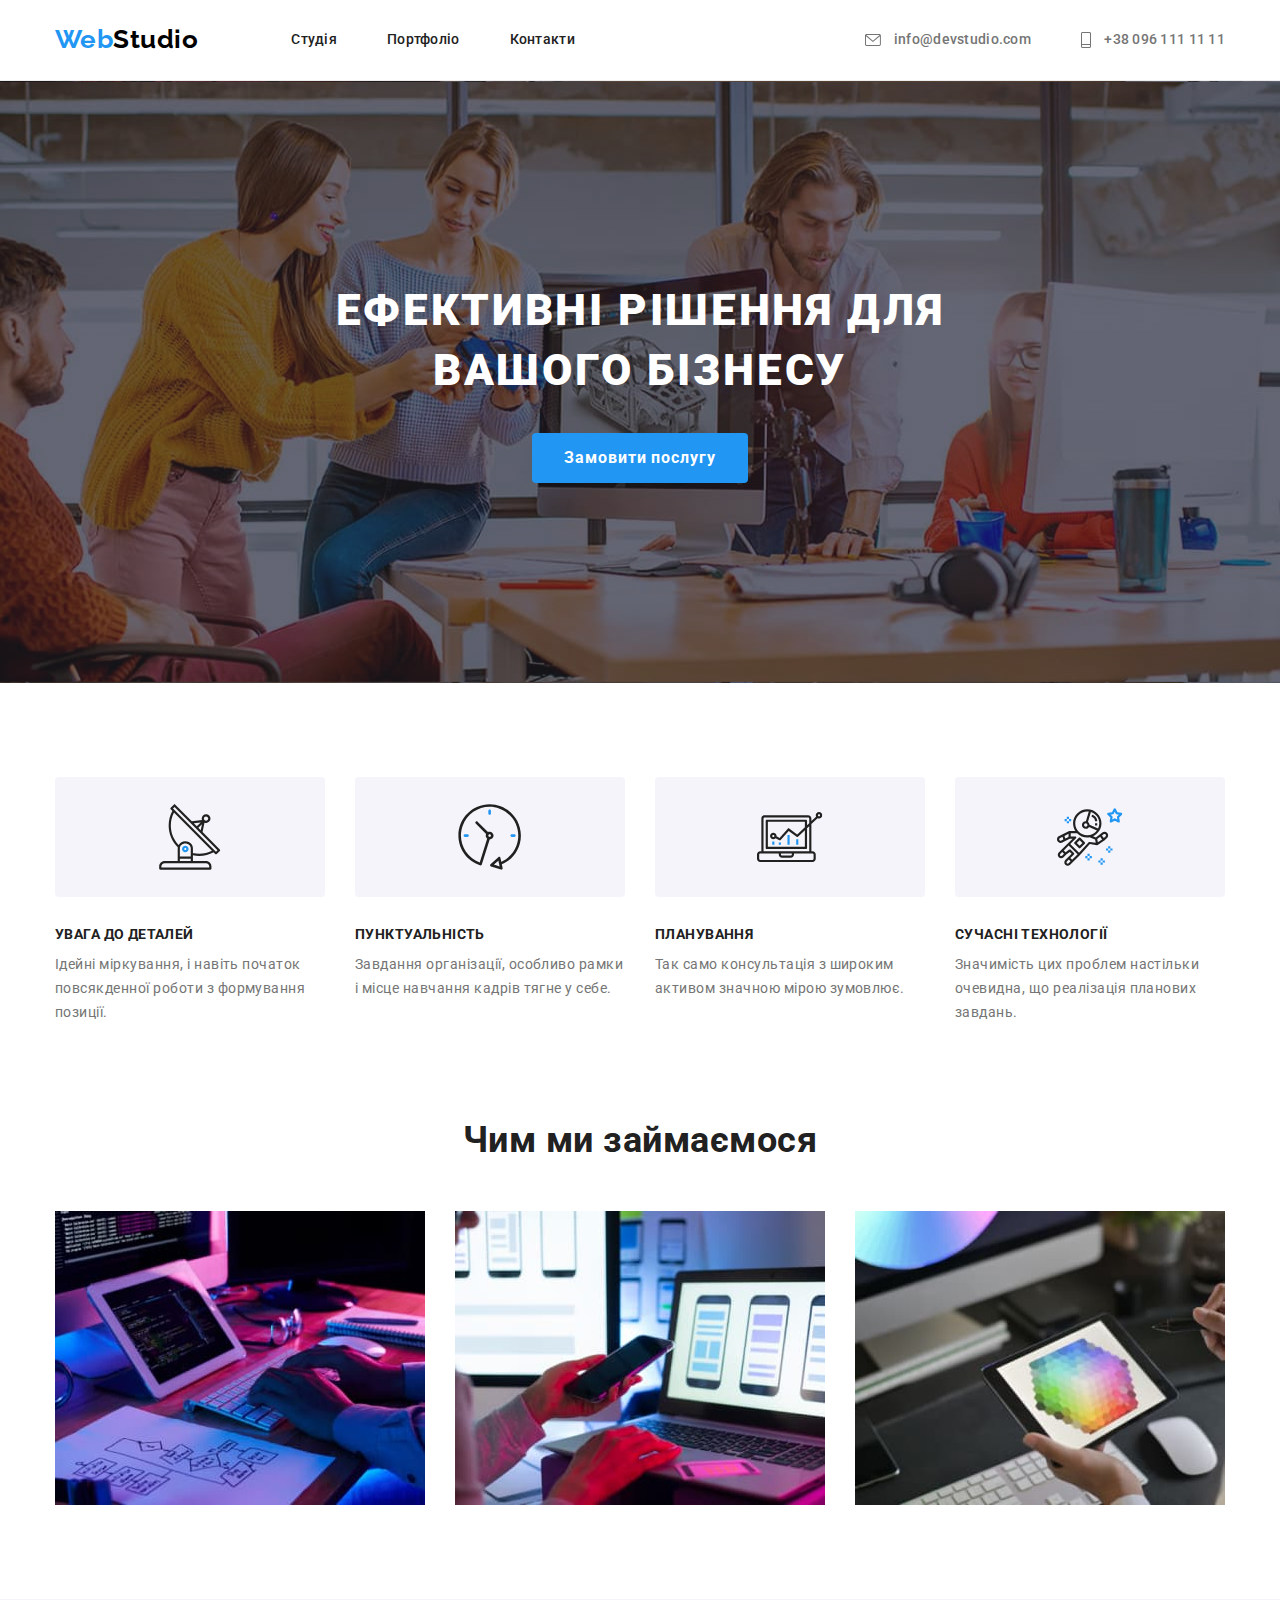
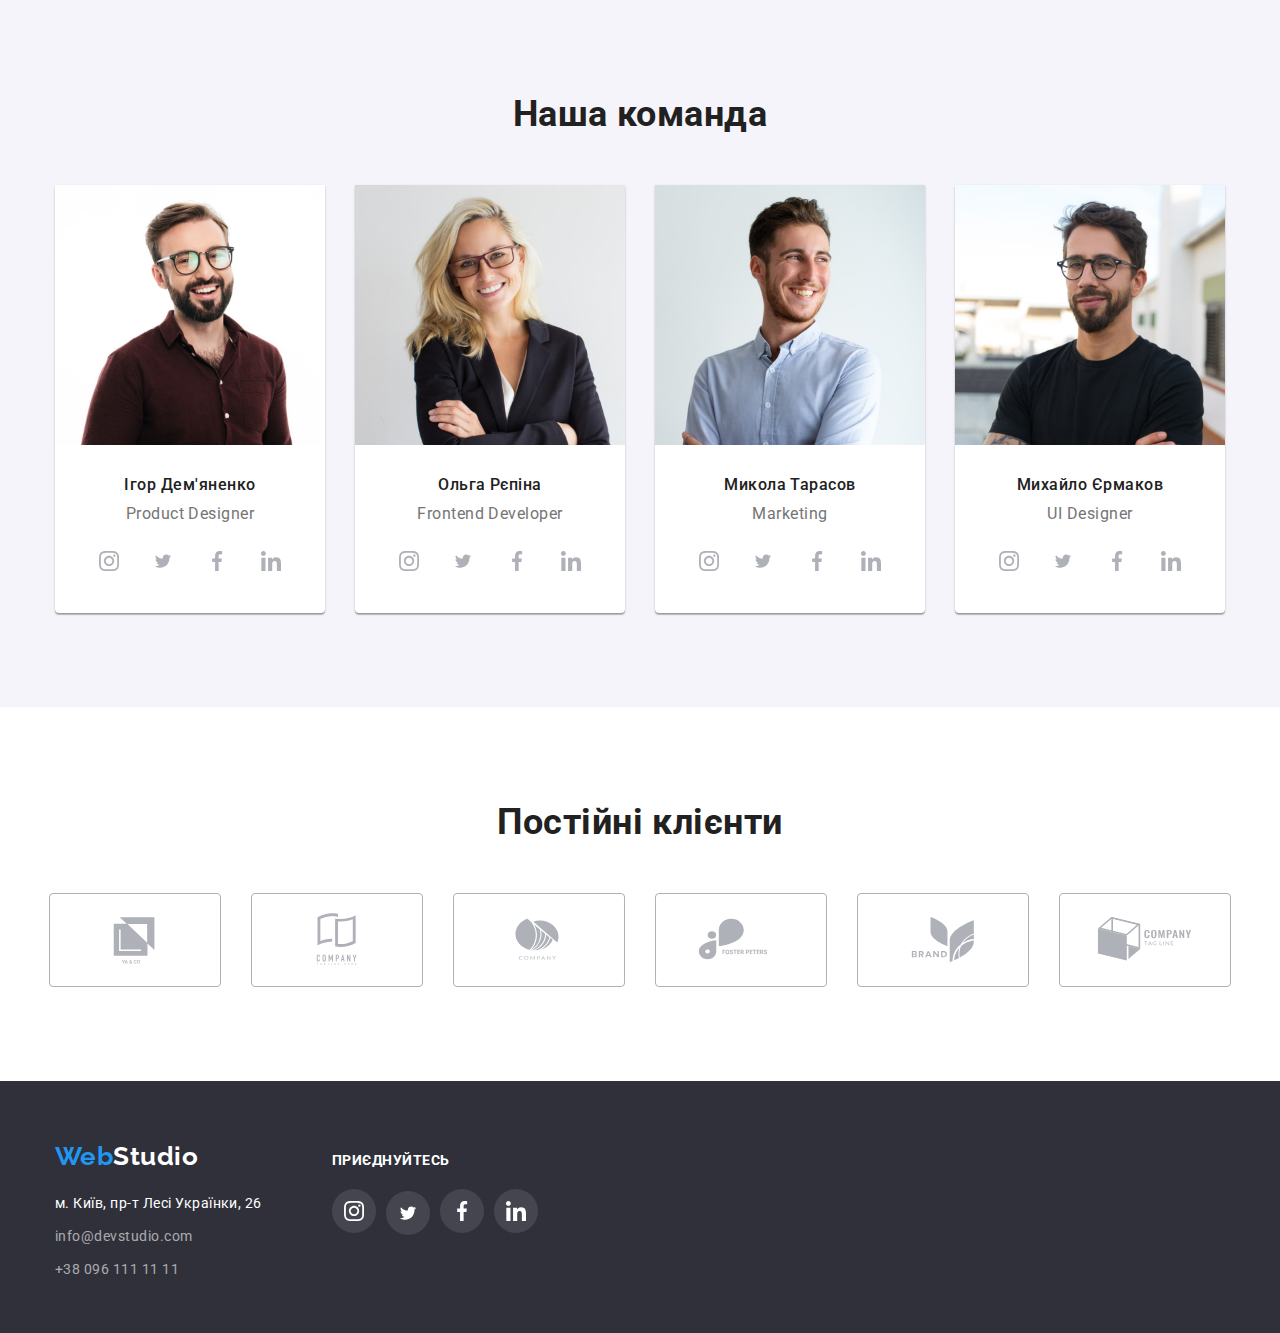
<file: index.html>
<!DOCTYPE html>
<html lang="uk">
  <head>
    <meta charset="UTF-8" />
    <meta http-equiv="X-UA-Compatible" content="IE=edge" />
    <meta name="viewport" content="width=device-width, initial-scale=1.0" />
    <title>Бізнес рішення</title>
    <link rel="preconnect" href="https://fonts.googleapis.com" />
    <link rel="preconnect" href="https://fonts.gstatic.com" crossorigin />
    <link
      href="https://fonts.googleapis.com/css2?family=Raleway:wght@700&family=Roboto:wght@400;500;700;900&display=swap"
      rel="stylesheet"
    />
    <link
      rel="stylesheet"
      href="https://cdnjs.cloudflare.com/ajax/libs/modern-normalize/1.1.0/modern-normalize.min.css"
    />
    <link rel="stylesheet" href="./css/styles.css" />
  </head>
  <body>
    <header class="header">
      <div class="container-menu">
        <nav class="nav">
          <a href="./index.html" class="logo"><span>Web</span>Studio</a>
          <ul class="site-nav list">
            <li class="item">
              <a href="./index.html" class="link-menu">Студія</a>
            </li>
            <li class="item">
              <a href="./portfolio.html" class="link-menu">Портфоліо</a>
            </li>
            <li class="item">
              <a href="#" class="link-menu">Контакти</a>
            </li>
          </ul>
        </nav>
        <ul class="site-contakt list">
          <li class="item">
            <a href="mailto:info@devstudio.com" class="link-icon">
              <svg class="link-icons" width="16" height="12">
                <use href="./images/symbol-defs.svg#icon-envelope"></use>
              </svg>
              info@devstudio.com</a
            >
          </li>
          <li class="item">
            <a href="tel:+380961111111" class="link-icon">
              <svg class="link-icons" width="10" height="16">
                <use href="./images/symbol-defs.svg#icon-telephon"></use>
              </svg>
              +38 096 111 11 11</a
            >
          </li>
        </ul>
      </div>
    </header>
    <main>
      <section class="hero">
        <div class="container-hero">
          <h1 class="hero-title">
            Ефективні рішення для <br />
            вашого бізнесу
          </h1>
          <button class="button" type="button">Замовити послугу</button>
        </div>
      </section>
      <section class="section-features">
        <div class="container-features">
          <h2 class="visually-hidden">Наші переваги</h2>
          <ul class="list">
            <li class="list-item antenna">
              <div class="box-item">
                <svg class="item-icons">
                  <use href="./images/symbol-defs.svg#icon-antenna"></use>
                </svg>
              </div>
              <h3 class="features-title">УВАГА ДО ДЕТАЛЕЙ</h3>
              <p class="features-text">
                Ідейні міркування, і навіть початок повсякденної роботи з
                формування позиції.
              </p>
            </li>
            <li class="list-item clock">
              <div class="box-item">
                <svg class="item-icons">
                  <use href="./images/symbol-defs.svg#icon-clock"></use>
                </svg>
              </div>
              <h3 class="features-title">ПУНКТУАЛЬНІСТЬ</h3>
              <p class="features-text">
                Завдання організації, особливо рамки і місце навчання кадрів
                тягне у себе.
              </p>
            </li>
            <li class="list-item diagram">
              <div class="box-item">
                <svg class="item-icons">
                  <use href="./images/symbol-defs.svg#icon-diagram"></use>
                </svg>
              </div>
              <h3 class="features-title">ПЛАНУВАННЯ</h3>
              <p class="features-text">
                Так само консультація з широким активом значною мірою зумовлює.
              </p>
            </li>
            <li class="list-item astronaut">
              <div class="box-item">
                <svg class="item-icons">
                  <use href="./images/symbol-defs.svg#icon-astronaut"></use>
                </svg>
              </div>
              <h3 class="features-title">СУЧАСНІ ТЕХНОЛОГІЇ</h3>
              <p class="features-text">
                Значимість цих проблем настільки очевидна, що реалізація
                планових завдань.
              </p>
            </li>
          </ul>
        </div>
      </section>
      <section class="work">
        <div class="container-work">
          <h2 class="section-title">Чим ми займаємося</h2>
          <ul class="list">
            <li class="item">
              <img
                src="./images/computer.jpg"
                alt="Компютер"
                width="370"
                height="294"
              />
            </li>
            <li class="item">
              <img
                src="./images/notebook.jpg"
                alt="Ноутбук"
                width="370"
                height="294"
              />
            </li>
            <li class="item">
              <img
                src="./images/tablet.jpg"
                alt="Планшет"
                width="370"
                height="294"
              />
            </li>
          </ul>
        </div>
      </section>
      <section class="section-team">
        <div class="container-team">
          <h2 class="section-title">Наша команда</h2>
          <ul class="list">
            <li class="item-card">
              <img
                class="card"
                src="./images/card1.jpg"
                alt="Хлопець з бородою в окулярах"
                width="270"
                height="260"
              />
              <div class="team-content">
                <h3 class="team-title">Ігор Дем'яненко</h3>
                <p class="team-text">Product Designer</p>
                <div class="social">
                  <a href="" class="social-link">
                    <svg class="team-icons" width="20" height="20">
                      <use href="./images/symbol-defs.svg#icon-instagram"></use>
                    </svg>
                  </a>
                  <a href="" class="social-link">
                    <svg class="team-icons" width="20" height="16.25">
                      <use href="./images/symbol-defs.svg#icon-twitter"></use>
                    </svg>
                  </a>
                  <a href="" class="social-link">
                    <svg class="team-icons" width="20" height="20">
                      <use href="./images/symbol-defs.svg#icon-facebook"></use>
                    </svg>
                  </a>
                  <a href="" class="social-link">
                    <svg class="team-icons" width="20" height="20">
                      <use href="./images/symbol-defs.svg#icon-linkedin"></use>
                    </svg>
                  </a>
                </div>
              </div>
            </li>
            <li class="item-card">
              <img
                class="card"
                src="./images/card2.jpg"
                alt="Блондинка в окулярах"
                width="270"
                height="260"
              />
              <div class="team-content">
                <h3 class="team-title">Ольга Рєпіна</h3>
                <p class="team-text">Frontend Developer</p>
                <div class="social">
                  <a href="" class="social-link">
                    <svg class="team-icons" width="20" height="20">
                      <use href="./images/symbol-defs.svg#icon-instagram"></use>
                    </svg>
                  </a>
                  <a href="" class="social-link">
                    <svg class="team-icons" width="20" height="16.25">
                      <use href="./images/symbol-defs.svg#icon-twitter"></use>
                    </svg>
                  </a>
                  <a href="" class="social-link">
                    <svg class="team-icons" width="20" height="20">
                      <use href="./images/symbol-defs.svg#icon-facebook"></use>
                    </svg>
                  </a>
                  <a href="" class="social-link">
                    <svg class="team-icons" width="20" height="20">
                      <use href="./images/symbol-defs.svg#icon-linkedin"></use>
                    </svg>
                  </a>
                </div>
              </div>
            </li>
            <li class="item-card">
              <img
                class="card"
                src="./images/card3.jpg"
                alt="Молодий хлопець"
                width="270"
                height="260"
              />
              <div class="team-content">
                <h3 class="team-title">Микола Тарасов</h3>
                <p class="team-text">Marketing</p>
                <div class="social">
                  <a href="" class="social-link">
                    <svg class="team-icons" width="20" height="20">
                      <use href="./images/symbol-defs.svg#icon-instagram"></use>
                    </svg>
                  </a>
                  <a href="" class="social-link">
                    <svg class="team-icons" width="20" height="16.25">
                      <use href="./images/symbol-defs.svg#icon-twitter"></use>
                    </svg>
                  </a>
                  <a href="" class="social-link">
                    <svg class="team-icons" width="20" height="20">
                      <use href="./images/symbol-defs.svg#icon-facebook"></use>
                    </svg>
                  </a>
                  <a href="" class="social-link">
                    <svg class="team-icons" width="20" height="20">
                      <use href="./images/symbol-defs.svg#icon-linkedin"></use>
                    </svg>
                  </a>
                </div>
              </div>
            </li>
            <li class="item-card">
              <img
                class="card"
                src="./images/card4.jpg"
                alt="Чоловік в окулярах"
                width="270"
                height="260"
              />
              <div class="team-content">
                <h3 class="team-title">Михайло Єрмаков</h3>
                <p class="team-text">UI Designer</p>
                <div class="social">
                  <a href="" class="social-link">
                    <svg class="team-icons" width="20" height="20">
                      <use href="./images/symbol-defs.svg#icon-instagram"></use>
                    </svg>
                  </a>
                  <a href="" class="social-link">
                    <svg class="team-icons" width="20" height="16.25">
                      <use href="./images/symbol-defs.svg#icon-twitter"></use>
                    </svg>
                  </a>
                  <a href="" class="social-link">
                    <svg class="team-icons" width="20" height="20">
                      <use href="./images/symbol-defs.svg#icon-facebook"></use>
                    </svg>
                  </a>
                  <a href="" class="social-link">
                    <svg class="team-icons" width="20" height="20">
                      <use href="./images/symbol-defs.svg#icon-linkedin"></use>
                    </svg>
                  </a>
                </div>
              </div>
            </li>
          </ul>
        </div>
      </section>
      <section class="clients">
        <div class="container-clients">
          <h2 class="clients-title">Постійні клієнти</h2>
          <ul class="customers list">
            <li class="customers-item">
              <a href="" class="logo-clients">
                <svg class="regular-customers" width="106" height="60">
                  <use href="./images/symbol-defs.svg#icon-Logo1"></use>
                </svg>
              </a>
            </li>
            <li class="customers-item">
              <a href="" class="logo-clients">
                <svg class="regular customers" width="106" height="60">
                  <use href="./images/symbol-defs.svg#icon-Logo2"></use>
                </svg>
              </a>
            </li>
            <li class="customers-item">
              <a href="" class="logo-clients">
                <svg class="regular customers" width="106" height="60">
                  <use href="./images/symbol-defs.svg#icon-Logo3"></use>
                </svg>
              </a>
            </li>
            <li class="customers-item">
              <a href="" class="logo-clients">
                <svg class="regular customers" width="106" height="60">
                  <use href="./images/symbol-defs.svg#icon-Logo4"></use>
                </svg>
              </a>
            </li>
            <li class="customers-item">
              <a href="" class="logo-clients">
                <svg class="regular customers" width="106" height="60">
                  <use href="./images/symbol-defs.svg#icon-Logo5"></use>
                </svg>
              </a>
            </li>
            <li class="customers-item">
              <a href="" class="logo-clients">
                <svg class="regular customers" width="106" height="60">
                  <use href="./images/symbol-defs.svg#icon-Logo6"></use>
                </svg>
              </a>
            </li>
          </ul>
        </div>
      </section>
    </main>
    <footer class="footer">
      <div class="container-contacts">
        <div class="wrap">
          <a href="" class="logo-footer"><span>Web</span>Studio</a>
          <address>
            <ul class="contakt list">
              <li class="item">
                <a
                  href="https://goo.gl/maps/CPtrU1FHBa2aNyZL9"
                  target="_blank"
                  rel="noopener noreferrer nofollow"
                  class="item-link"
                  >м. Київ, пр-т Лесі Українки, 26</a
                >
              </li>
              <li class="item">
                <a href="mailto:info@devstudio.com" class="contakt-link"
                  >info@devstudio.com</a
                >
              </li>
              <li class="item">
                <a href="tel:+380961111111" class="contakt-link"
                  >+38 096 111 11 11</a
                >
              </li>
            </ul>
          </address>
        </div>
        <div class="social-networks">
          <h2 class="networks-title">ПРИЄДНУЙТЕСЬ</h2>
          <ul class="footer-social list">
            <li class="social-item">
              <a href="" class="footer-link">
                <svg class="team-icons" width="20" height="20">
                  <use href="./images/symbol-defs.svg#icon-instagram"></use>
                </svg>
              </a>
            </li>
            <li class="social-item">
              <a href="" class="footer-link">
                <svg class="team-icons" width="20" height="16.25">
                  <use href="./images/symbol-defs.svg#icon-twitter"></use>
                </svg>
              </a>
            </li>
            <li class="social-item">
              <a href="" class="footer-link">
                <svg class="team-icons" width="20" height="20">
                  <use href="./images/symbol-defs.svg#icon-facebook"></use>
                </svg>
              </a>
            </li>
            <li class="social-item">
              <a href="" class="footer-link">
                <svg class="team-icons" width="20" height="20">
                  <use href="./images/symbol-defs.svg#icon-linkedin"></use>
                </svg>
              </a>
            </li>
          </ul>
        </div>
      </div>
    </footer>
  </body>
</html>
</file>
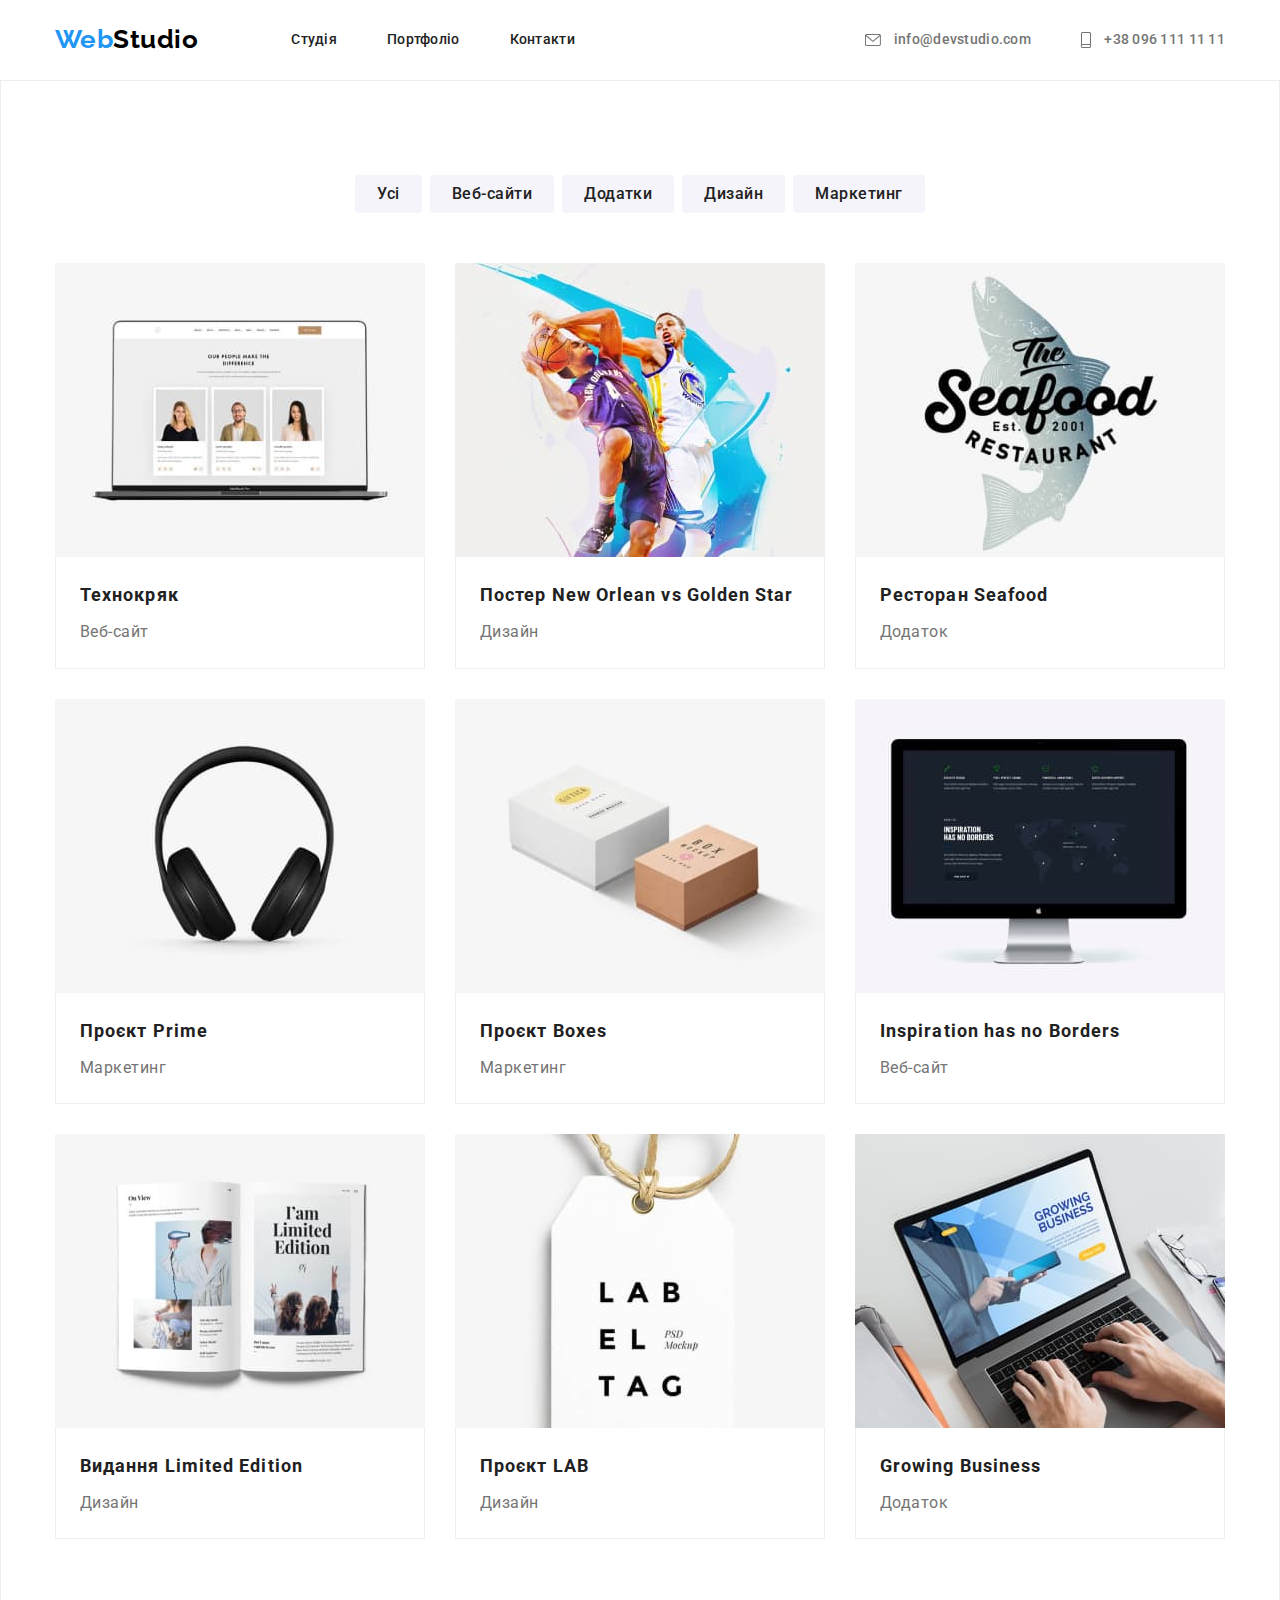
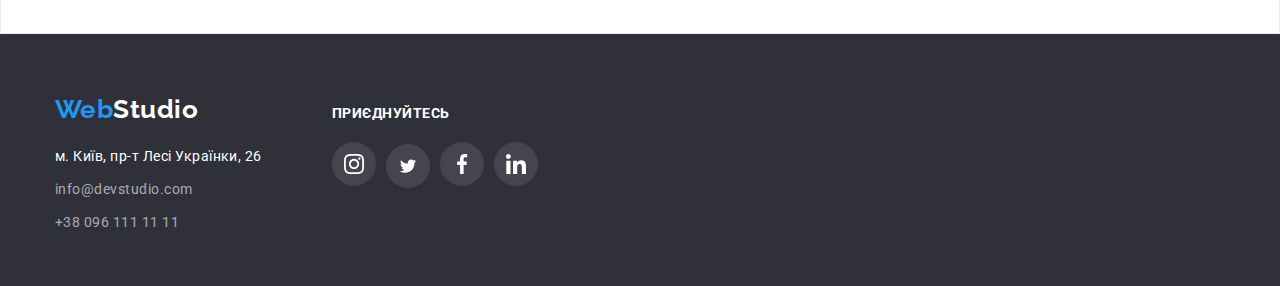
<file: portfolio.html>
<!DOCTYPE html>
<html lang="en">
  <head>
    <meta charset="UTF-8" />
    <meta http-equiv="X-UA-Compatible" content="IE=edge" />
    <meta name="viewport" content="width=device-width, initial-scale=1.0" />
    <title>Бізнес рішення</title>
    <link rel="preconnect" href="https://fonts.googleapis.com" />
    <link rel="preconnect" href="https://fonts.gstatic.com" crossorigin />
    <link
      href="https://fonts.googleapis.com/css2?family=Raleway:wght@700&family=Roboto:wght@400;500;700;900&display=swap"
      rel="stylesheet"
    />
    <link
      rel="stylesheet"
      href="https://cdnjs.cloudflare.com/ajax/libs/modern-normalize/1.1.0/modern-normalize.min.css"
    />
    <link rel="stylesheet" href="./css/styles.css" />
  </head>
  <body>
    <header class="header">
      <div class="container-menu">
        <nav class="nav">
          <a href="./index.html" class="logo"><span>Web</span>Studio</a>
          <ul class="site-nav list">
            <li class="item">
              <a href="./index.html" class="link-menu">Студія</a>
            </li>
            <li class="item">
              <a href="./portfolio.html" class="link-menu">Портфоліо</a>
            </li>
            <li class="item">
              <a href="#" class="link-menu">Контакти</a>
            </li>
          </ul>
        </nav>
        <ul class="site-contakt list">
          <li class="item">
            <a href="mailto:info@devstudio.com" class="link-icon">
              <svg class="link-icons" width="16" height="12">
                <use href="./images/symbol-defs.svg#icon-envelope"></use>
              </svg>
              info@devstudio.com</a
            >
          </li>
          <li class="item">
            <a href="tel:+380961111111" class="link-icon">
              <svg class="link-icons" width="10" height="16">
                <use href="./images/symbol-defs.svg#icon-telephon"></use>
              </svg>
              +38 096 111 11 11</a
            >
          </li>
        </ul>
      </div>
    </header>
    <main>
      <section class="button-portfolio">
        <div class="container-button">
          <h1 class="visually-hidden">Портфоліо</h1>
          <ul class="portfolio list">
            <li class="item">
              <button type="button" class="portfolio-button">Усі</button>
            </li>
            <li class="item">
              <button type="button" class="portfolio-button">Веб-сайти</button>
            </li>
            <li class="item">
              <button type="button" class="portfolio-button">Додатки</button>
            </li>
            <li class="item">
              <button type="button" class="portfolio-button">Дизайн</button>
            </li>
            <li class="item">
              <button type="button" class="portfolio-button">Маркетинг</button>
            </li>
          </ul>
        </div>
        <div class="container-portfolio">
          <ul class="work-portfolio list">
            <li class="card-item">
              <article class="card">
                <a href="">
                  <div class="card-work">
                    <img src="./images/techocrat.jpg" alt="Технокряк"
                    width="370" height="294" background: url(portfolio1.jpg);
                    class="work-link img" />
                  </div>
                  <div class="card-content">
                    <h2 class="work-titly">Технокряк</h2>
                    <p class="work-text">Веб-сайт</p>
                  </div>
                </a>
              </article>
            </li>
            <li class="card-item">
              <article class="card">
                <a href="">
                  <div class="card-work">
                    <img
                      src="./images/basketball.jpg"
                      alt="Баскетбол"
                      width="370"
                      height="294"
                      class="work-link"
                    />
                  </div>
                  <div class="card-content">
                    <h2 class="work-titly">Постер New Orlean vs Golden Star</h2>
                    <p class="work-text">Дизайн</p>
                  </div>
                </a>
              </article>
            </li>
            <li class="card-item">
              <article class="card">
                <a href="">
                  <div class="card-work">
                    <img
                      src="./images/restorant.jpg"
                      alt="Лоогтип ресторана"
                      width="370"
                      height="294"
                      class="work-link"
                    />
                  </div>
                  <div class="card-content">
                    <h2 class="work-titly">Ресторан Seafood</h2>
                    <p class="work-text">Додаток</p>
                  </div>
                </a>
              </article>
            </li>
            <li class="card-item">
              <article class="card">
                <a href="">
                  <div class="card-work">
                    <img
                      src="./images/headphone.jpg"
                      alt="Навушники"
                      width="370"
                      height="294"
                      class="work-link"
                    />
                  </div>
                  <div class="card-content">
                    <h2 class="work-titly">Проєкт Prime</h2>
                    <p class="work-text">Маркетинг</p>
                  </div>
                </a>
              </article>
            </li>
            <li class="card-item">
              <article class="card">
                <a href="">
                  <div class="card-work">
                    <img
                      src="./images/box.jpg"
                      alt="Коробки"
                      width="370"
                      height="294"
                      class="work-link"
                    />
                  </div>
                  <div class="card-content">
                    <h2 class="work-titly">Проєкт Boxes</h2>
                    <p class="work-text">Маркетинг</p>
                  </div>
                </a>
              </article>
            </li>
            <li class="card-item">
              <article class="card">
                <a href="">
                  <div class="card-work">
                    <img
                      src="./images/monitor.jpg"
                      alt="Монітор"
                      width="370"
                      height="294"
                      class="work-link"
                    />
                  </div>
                  <div class="card-content">
                    <h2 class="work-titly">Inspiration has no Borders</h2>
                    <p class="work-text">Веб-сайт</p>
                  </div>
                </a>
              </article>
            </li>
            <li class="card-item">
              <article class="card">
                <a href="">
                  <div class="card-work">
                    <img
                      src="./images/magazine.jpg"
                      alt="Журнал"
                      width="370"
                      height="294"
                      class="work-link"
                    />
                  </div>
                  <div class="card-content">
                    <h2 class="work-titly">Видання Limited Edition</h2>
                    <p class="work-text">Дизайн</p>
                  </div>
                </a>
              </article>
            </li>
            <li class="card-item">
              <article class="card">
                <a href="">
                  <div class="card-work">
                    <img
                      src="./images/badge.jpg"
                      alt="Бейджик"
                      width="370"
                      height="294"
                      class="work-link"
                    />
                  </div>
                  <div class="card-content">
                    <h2 class="work-titly">Проєкт LAB</h2>
                    <p class="work-text">Дизайн</p>
                  </div>
                </a>
              </article>
            </li>
            <li class="card-item">
              <article class="card">
                <a href="">
                  <div class="card-work">
                    <img
                      src="./images/laptop.jpg"
                      alt="Ноутбук"
                      width="370"
                      height="294"
                      class="work-link"
                    />
                  </div>
                  <div class="card-content">
                    <h2 class="work-titly">Growing Business</h2>
                    <p class="work-text">Додаток</p>
                  </div>
                </a>
              </article>
            </li>
          </ul>
        </div>
      </section>
    </main>
    <footer class="footer">
      <div class="container-contacts">
        <div class="wrap">
          <a href="" class="logo-footer"><span>Web</span>Studio</a>
          <address>
            <ul class="contakt list">
              <li class="item">
                <a
                  href="https://goo.gl/maps/CPtrU1FHBa2aNyZL9"
                  target="_blank"
                  rel="noopener noreferrer nofollow"
                  class="item-link"
                  >м. Київ, пр-т Лесі Українки, 26</a
                >
              </li>
              <li class="item">
                <a href="mailto:info@devstudio.com" class="contakt-link"
                  >info@devstudio.com</a
                >
              </li>
              <li class="item">
                <a href="tel:+380961111111" class="contakt-link"
                  >+38 096 111 11 11</a
                >
              </li>
            </ul>
          </address>
        </div>
        <div class="social-networks">
          <h2 class="networks-title">ПРИЄДНУЙТЕСЬ</h2>
          <ul class="footer-social list">
            <li class="social-item">
              <a href="" class="footer-link">
                <svg class="team-icons" width="20" height="20">
                  <use href="./images/symbol-defs.svg#icon-instagram"></use>
                </svg>
              </a>
            </li>
            <li class="social-item">
              <a href="" class="footer-link">
                <svg class="team-icons" width="20" height="16.25">
                  <use href="./images/symbol-defs.svg#icon-twitter"></use>
                </svg>
              </a>
            </li>
            <li class="social-item">
              <a href="" class="footer-link">
                <svg class="team-icons" width="20" height="20">
                  <use href="./images/symbol-defs.svg#icon-facebook"></use>
                </svg>
              </a>
            </li>
            <li class="social-item">
              <a href="" class="footer-link">
                <svg class="team-icons" width="20" height="20">
                  <use href="./images/symbol-defs.svg#icon-linkedin"></use>
                </svg>
              </a>
            </li>
          </ul>
        </div>
      </div>
    </footer>
  </body>
</html>
</file>
<file: css/styles.css>
:root {
  --primary-text-color: #212121;
  --title-text-color: #757575;
  --accent-color: #2196f3;
  --primary-white-color: #ffffff;
}

body {
  font-family: roboto, sans-serif;
  color: var(--title-text-color);
  background-color: var(--primary-white-color);
  letter-spacing: 0.03em;
}

.list {
  list-style: none;
}

a {
  text-decoration: none;
}

h1,
h2,
h3,
h4,
p,
ul,
li {
  margin: 0;
  padding: 0;
}

img {
  display: block;
  max-width: 100%;
  height: auto;
}

/*Контейнер меню*/

header {
  border-bottom: 1px solid #ececec;
}

.container-menu {
  width: 1200px;
  margin-left: auto;
  margin-right: auto;
  display: flex;
  padding: 0px 15px;
}

.nav {
  display: flex;
  align-items: center;
  margin-right: 93px;
}

/*Лого*/

.logo {
  padding: 24px 0px 25px 0px;

  color: #000;
  font-family: Raleway, sans-serif;
  font-weight: 700;
  font-size: 26px;
  line-height: 1.19;
}

.logo span {
  color: var(--accent-color);
}

/*Меню*/

.site-nav {
  display: flex;
  margin-left: 93px;
}
.site-nav .item:not(:last-child) {
  margin-right: 50px;
}

.site-nav .link-menu {
  padding-top: 32px;
  padding-bottom: 32px;
  display: block;

  color: var(--primary-text-color);
  font-weight: 500;
  font-size: 14px;
  line-height: 1.14;
  letter-spacing: 0.02em;
}

.site-nav .link-menu:hover,
.site-nav .link-menu:focus {
  color: var(--accent-color);
}

.site-contakt {
  display: flex;
  align-items: center;
  margin-left: auto;
}

.site-contakt .item:not(:last-child) {
  margin-right: 50px;
}

.site-contakt .link-icon:hover,
.site-contakt .link-icon:focus {
  color: var(--accent-color);
}

.site-contakt .link-icon:focus svg {
  fill: var(--accent-color);
}

.site-contakt .link-icon {
  display: block;
  padding-top: 32px;
  padding-bottom: 32px;

  font-weight: 500;
  font-size: 14px;
  line-height: 1.14;
  letter-spacing: 0.02em;
  color: var(--title-text-color);
}

.site-contakt .link-icons:hover,
.site-contakt .link-icons:focus {
  fill: var(--accent-color);
}

.link-icons {
  margin-right: 10px;
  vertical-align: middle;

  fill: var(--title-text-color);
}

/* Контейнер Hero*/

.container-hero {
  background-color: #212121;
  background-image: linear-gradient(
      to right,
      rgba(47, 48, 58, 0.4),
      rgba(47, 48, 58, 0.4)
    ),
    url("../images/hero.jpg");
  background-position: center;
  margin: 0px auto;

  max-width: 1600px;
  padding-top: 200px;
  padding-bottom: 200px;
}

.hero-title {
  margin-bottom: 32px;
  text-align: center;

  font-weight: 900;
  font-size: 44px;
  line-height: 1.36;
  letter-spacing: 0.06em;
  text-transform: uppercase;
  color: #ffffff;
}

/*Герой, кнопка*/

.button {
  padding: 10px 32px;
  margin: auto;
  display: flex;
  border-radius: 4px;
  border: #ffffff;

  font-family: "Roboto";
  background-color: var(--accent-color);
  font-weight: 700;
  font-size: 16px;
  line-height: 1.88;
  letter-spacing: 0.06em;
  color: #ffffff;
}

/*Контейнер features*/

.section-features {
  padding-top: 94px;
  padding-bottom: 94px;
}
.box-item {
  margin-bottom: 30px;
  justify-content: center;
  display: flex;
  align-items: center;

  width: 270px;
  height: 120px;
  background: #f5f4fa;
  border-radius: 4px;
}

.list-item:not(:last-child) {
  margin-right: 30px;
}

.item-icons {
  width: 65.32px;
  height: 70px;
}
/*.list-item::before {
  display: block;
  content: "";
  background-repeat: no-repeat;
  height: 70px;
  background-position: center;
  margin-bottom: 55px;
}

.clock::before {
  background-image: url(../images/clock.svg);
}

.antenna::before {
  background-image: url(../images/antenna.svg);
}

.diagram::before {
  background-image: url(../images/diagram.svg);
}

.astronaut::before {
  background-image: url(../images/astronaut.svg);
}*/

.container-features {
  width: 1200px;
  margin: 0px auto;
  padding: 0px 15px;
}

/*Скрытие заголовка*/

.visually-hidden {
  position: absolute;
  white-space: nowrap;
  width: 1px;
  height: 1px;
  overflow: hidden;
  border: 0;
  padding: 0;
  clip: rect(0 0 0 0);
  clip-path: inset(50%);
  margin: -1px;
}

.section-features .list {
  display: flex;
}

.section-features .item:not(:last-child) {
  margin-right: 30px;
}

.features-title {
  margin-bottom: 10px;

  color: var(--primary-text-color);
  font-weight: 700;
  font-size: 14px;
  line-height: 1.14;
  letter-spacing: 0.03em;
}

.features-text {
  font-size: 14px;
  line-height: 1.71;
}

/*Контейнер work*/

.work {
  padding-bottom: 94px;
}

.container-work {
  width: 1200px;
  margin: 0px auto;
  padding: 0px 15px;
}

.container-work .list {
  display: flex;
}

.container-work .item:not(:last-child) {
  margin-right: 30px;
}

/*Контейнер team*/

.section-team {
  padding-top: 94px;
  padding-bottom: 94px;
  background: #f5f4fa;
}

.container-team {
  width: 1200px;
  margin: 0px auto;
  padding: 0px 15px;
}

.section-title {
  margin-bottom: 50px;

  color: var(--primary-text-color);
  font-weight: 700;
  font-size: 36px;
  line-height: 1.17;
  text-align: center;
}

.container-team .list {
  display: flex;
}

.container-team .item-card:not(:last-child) {
  margin-right: 30px;
}

.social {
  display: flex;
  align-items: center;
  justify-content: center;
}

.social-link {
  display: flex;
  align-items: center;
  justify-content: center;

  margin-top: 16px;

  width: 44px;
  height: 44px;
  border-radius: 50%;
  fill: #afb1b8;
}

.social-link:not(:last-child) {
  margin-right: 10px;
}
.social-link:hover,
.social-link:focus {
  background: var(--accent-color);
}
.social-link:hover svg,
.social-link:focus svg {
  fill: #ffffff;
}

.item-card {
  background: #ffffff;
  box-shadow: 0px 1px 3px rgba(0, 0, 0, 0.12), 0px 1px 1px rgba(0, 0, 0, 0.14),
    0px 2px 1px rgba(0, 0, 0, 0.2);
  border-radius: 0px 0px 4px 4px;

  width: 270px;
  height: 428px;
}

.team-content {
  padding-top: 30px;
  padding-bottom: 30px;
}

.team-title {
  margin-bottom: 10px;
  text-align: center;

  color: var(--primary-text-color);
  font-weight: 500;
  font-size: 16px;
  line-height: 1.19;
}

.team-text {
  font-size: 16px;
  line-height: 1.19;
  text-align: center;
}

/*Контейнер clients*/

.clients {
  padding-bottom: 94px;
}

.container-clients {
  width: 1200px;
  margin: 0px auto;
  padding: 0px 15px;
}

.clients-title {
  padding-top: 94px;
  text-align: center;

  font-weight: 700;
  font-size: 36px;
  line-height: 1.17;
  color: var(--primary-text-color);
}

.customers {
  display: flex;
  align-items: center;
  justify-content: center;
}

.customers-item:not(:last-child) {
  margin-right: 30px;
}

.customers-item {
  margin-top: 50px;

  border: 1px solid #afb1b8;
  border-radius: 4px;
}

.logo-clients {
  display: flex;
  align-items: center;
  justify-content: center;

  width: 170px;
  height: 92px;
}

.logo-clients:hover,
.logo-clients:focus {
  fill: var(--accent-color);
}

.logo-clients {
  fill: #afb1b8;
}

.customers-item:hover,
.customers-item:focus {
  border: 1px solid var(--accent-color);
}

/*Контейнер контакти (footer)*/

.footer {
  padding-top: 60px;
  padding-bottom: 60px;

  background-color: #2f303a;
  height: 252px;
}

.container-contacts {
  display: flex;
  align-items: baseline;
  gap: 70px;

  width: 1200px;
  margin: 0px auto;
  padding: 0px 15px;
}

.container-contacts .logo {
  color: #ffffff;
  font-family: Raleway, sans-serif;
  font-weight: 700;
  font-size: 26px;
  line-height: 1.19;
}

.logo-footer {
  margin-bottom: 20px;
  display: inline-block;

  color: #ffffff;
  font-family: Raleway, sans-serif;
  font-weight: 700;
  font-size: 26px;
  line-height: 1.19;
}

.logo-footer span {
  color: var(--accent-color);
}

.contakt-link {
  display: inline-block;

  font-size: 14px;
  line-height: 1.71;
  color: rgba(255, 255, 255, 0.6);
  font-style: normal;
}

.container-contacts .item:not(:last-child) {
  margin-bottom: 9px;
}

.item-link {
  display: inline-block;

  font-size: 14px;
  line-height: 1.71;
  color: #ffffff;
  font-style: normal;
}

.networks-title {
  font-weight: 700;
  font-size: 14px;
  line-height: 1.14;
  font-style: normal;
  color: #ffffff;
}

.footer-social {
  display: flex;
  align-items: baseline;
  margin-top: 20px;
}

.footer-link {
  display: flex;
  align-items: center;
  justify-content: center;

  width: 44px;
  height: 44px;
}

.social-item:not(:last-child) {
  margin-right: 10px;
}

.footer-link:hover,
.footer-link:focus {
  background: var(--accent-color);
  border-radius: 50%;
}

.footer-link {
  fill: #ffffff;
}

.social-item {
  background: rgba(255, 255, 255, 0.1);
  border-radius: 50%;
}

/*Контейнер портфоліо (button)*/

.button-portfolio {
  padding-top: 94px;
  padding-bottom: 94px;
  border: 1px solid #eeeeee;
  border-top: none;
}

.container-button {
  width: 1200px;
  margin-right: auto;
  margin-left: auto;
  padding: 0px 15px;
}

.container-button .item:not(:last-child) {
  margin-right: 8px;
}

.portfolio {
  display: flex;
  justify-content: center;
  margin-bottom: 50px;
}

.portfolio-button {
  border: none;
  padding: 6px 22px;

  font-family: "Roboto";
  font-weight: 500;
  font-size: 16px;
  line-height: 1.62;
  text-align: center;
  letter-spacing: 0.03em;
  color: #212121;
  background: #f5f4fa;
  border-radius: 4px;
}

.portfolio-button:hover,
.portfolio-button:focus {
  background-color: var(--accent-color);
  color: var(--primary-white-color);
  box-shadow: 0px 3px 1px rgba(0, 0, 0, 0.1), 0px 1px 2px rgba(0, 0, 0, 0.08),
    0px 2px 2px rgba(0, 0, 0, 0.12);
  border-radius: 4px;
  border: var(--accent-color);
}

/*Контейнер портфоліо work*/

.container-portfolio {
  width: 1200px;
  margin-right: auto;
  margin-left: auto;
  padding: 0px 15px;
}

.work-portfolio {
  display: flex;
  flex-wrap: wrap;
  gap: 30px;
}

.card-item:hover {
  background: #ffffff;
  box-shadow: 0px 1px 1px rgba(0, 0, 0, 0.12), 0px 4px 4px rgba(0, 0, 0, 0.06),
    1px 4px 6px rgba(0, 0, 0, 0.16);
}

.card-content {
  padding: 20px 24px;
  border: 1px solid #eeeeee;
  border-top: none;
}

.work-titly {
  margin-bottom: 4px;

  font-size: 18px;
  line-height: 2;
  letter-spacing: 0.06em;
  color: #212121;
}

.work-text {
  font-size: 16px;
  line-height: 1.9;
  color: #757575;
}
</file>
